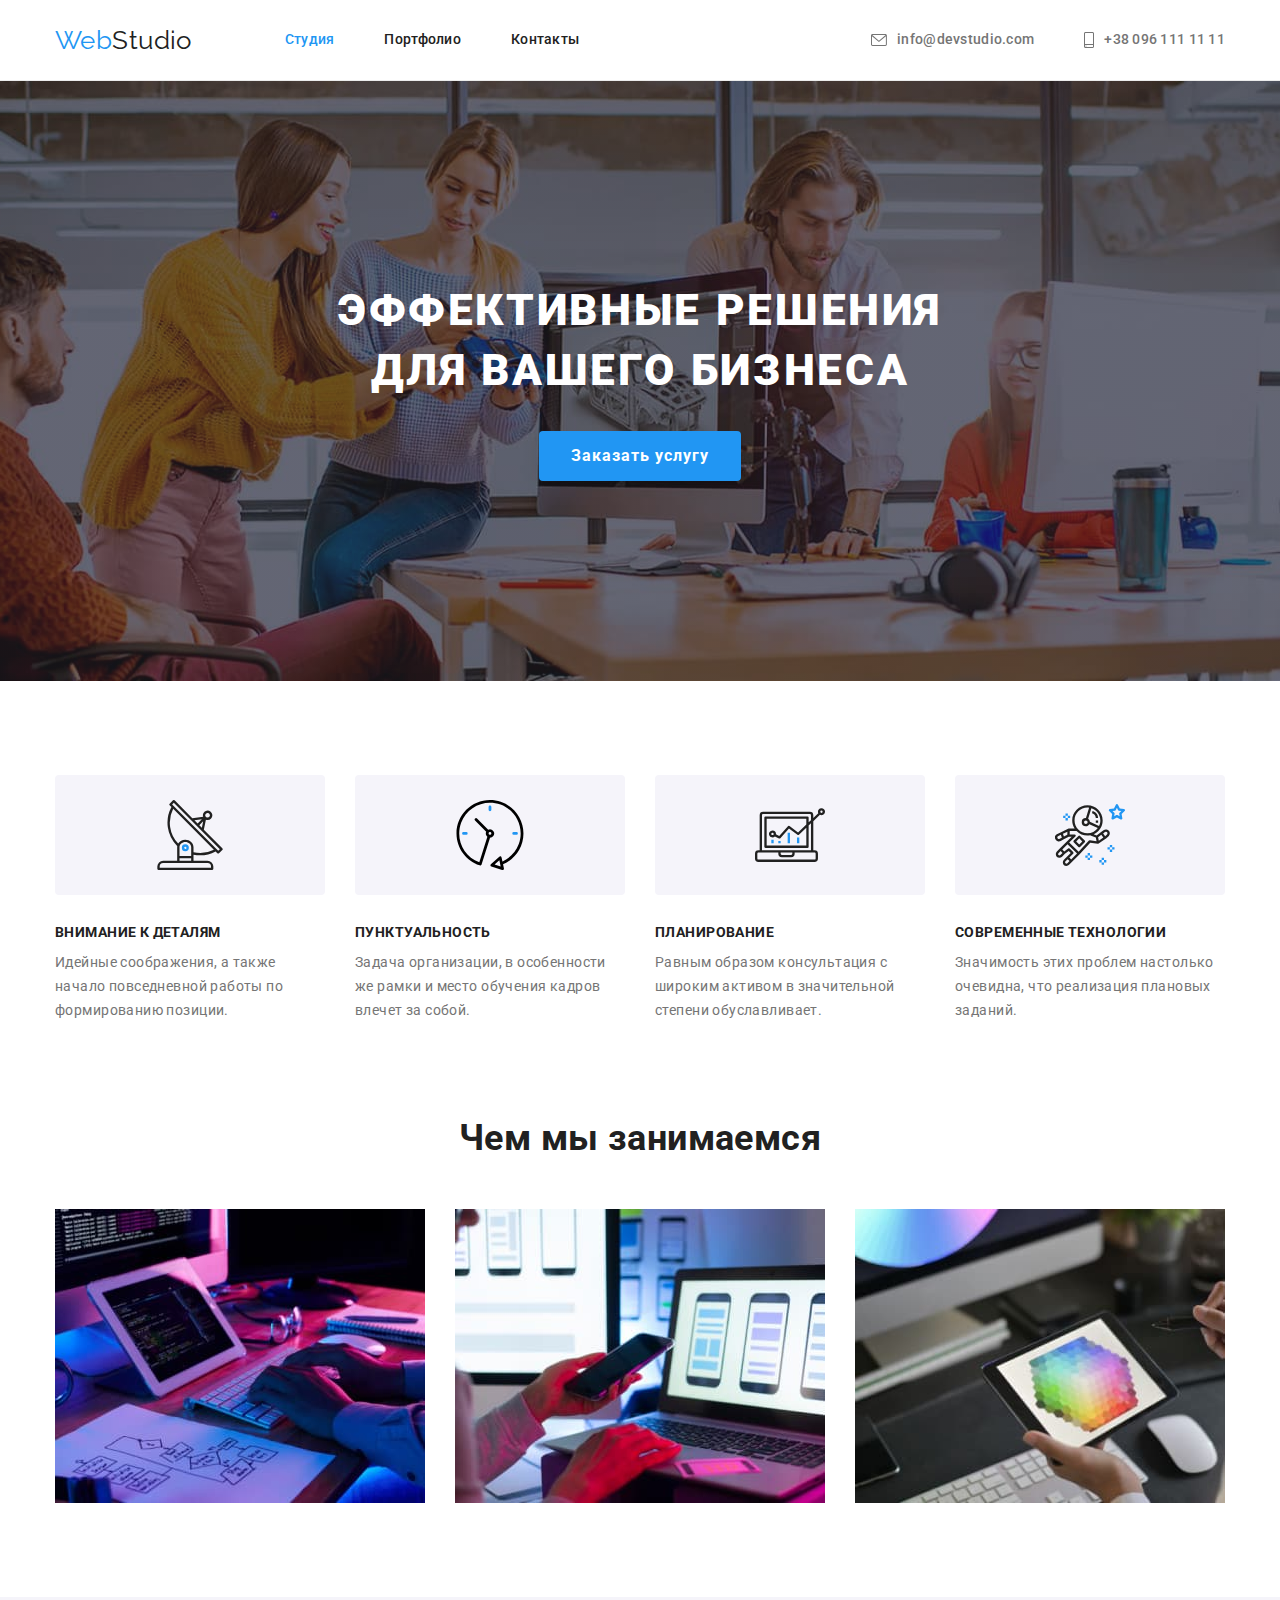
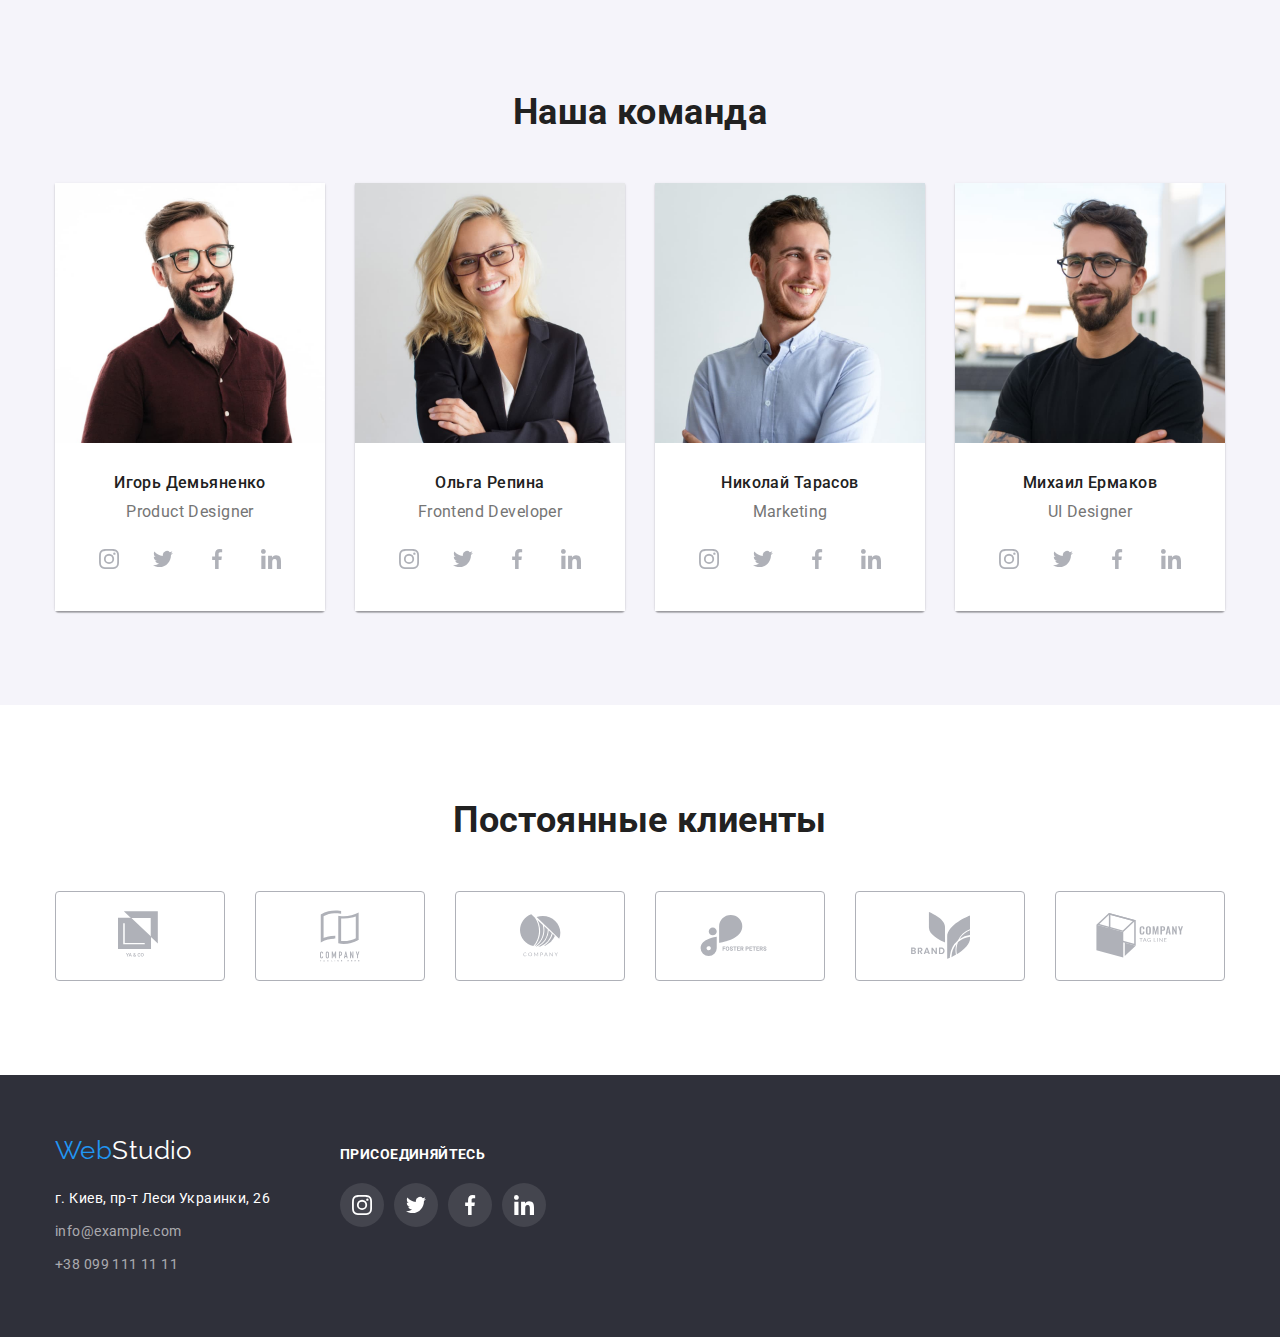
<file: index.html>
<!DOCTYPE html>
<html lang="ru">
  <head>
    <meta charset="UTF-8" />
    <meta name="viewport" content="width=device-width, initial-scale=1.0" />
    <title>WebStudio</title>
    <link rel="stylesheet" href="./css/modern-normalize.css" />
    <link rel="preconnect" href="https://fonts.gstatic.com" />
    <link
      href="https://fonts.googleapis.com/css2?family=Raleway:wght@700&family=Roboto:wght@400;500;700;900&display=swap"
      rel="stylesheet"
    />
    <link rel="stylesheet" href="./css/styles.css" />
  </head>

  <body>
    <header class="header">
      <div class="container page-header">
        <nav class="nav-header">
          <a href="index.html" class="logo-black">
            <span class="logo-blue">Web</span>Studio
          </a>
          <ul class="site-nav list-header">
            <li class="header-item">
              <a href="index.html" class="link-nav current">Студия</a>
            </li>
            <li class="header-item">
              <a href="portfolio.html" class="link-nav">Портфолио</a>
            </li>
            <li class="header-item">
              <a href="#contacts" class="link-nav">Контакты</a>
            </li>
          </ul>
        </nav>
        <ul class="addr-header">
          <li class="addr">
            <a href="mailto:info@devstudio.com" class="header-addr">
              <svg class="icon-addr" width="16px" height="12px">
                <use href="images/icons.svg#icon-envelope"></use>
              </svg>
              info@devstudio.com
            </a>
          </li>
          <li class="addr">
            <a href="tel:+380961111111" class="header-addr">
              <svg class="icon-addr" width="10px" height="16px">
                <use href="images/icons.svg#icon-smartphone"></use>
              </svg>
              +38 096 111 11 11
            </a>
          </li>
        </ul>
      </div>
    </header>
    <main>
      <section class="hero">
        <div class="">
          <h1 class="hero-title">
            Эффективные решения<br />
            для вашего бизнеса
          </h1>
          <button type="button" class="hero-btn">Заказать услугу</button>
        </div>
      </section>
      <section class="advantages">
        <div class="container">
          <h2 class="visually-hidden">Наши преимущества</h2>
          <ul class="list-adv">
            <li class="adv-item">
              <div class="adv-image">
                <svg class="adv-icon" width="70px" height="70px">
                  <use href="images/icons.svg#icon-antenna"></use>
                </svg>
              </div>
              <h3 class="adv-title">Внимание к деталям</h3>
              <p class="adv-content">
                Идейные соображения, а также начало повседневной работы по
                формированию позиции.
              </p>
            </li>
            <li class="adv-item">
              <div class="adv-image">
                <svg class="adv-icon" width="70px" height="70px">
                  <use href="images/icons.svg#icon-clock"></use>
                </svg>
              </div>
              <h3 class="adv-title">Пунктуальность</h3>
              <p class="adv-content">
                Задача организации, в особенности же рамки и место обучения
                кадров влечет за собой.
              </p>
            </li>
            <li class="adv-item">
              <div class="adv-image">
                <svg class="adv-icon" width="70px" height="70px">
                  <use href="images/icons.svg#icon-diagram"></use>
                </svg>
              </div>
              <h3 class="adv-title">Планирование</h3>
              <p class="adv-content">
                Равным образом консультация с широким активом в значительной
                степени обуславливает.
              </p>
            </li>
            <li class="adv-item">
              <div class="adv-image">
                <svg class="adv-icon" width="70px" height="70px">
                  <use href="images/icons.svg#icon-astronaut"></use>
                </svg>
              </div>
              <h3 class="adv-title">Современные технологии</h3>
              <p class="adv-content">
                Значимость этих проблем настолько очевидна, что реализация
                плановых заданий.
              </p>
            </li>
          </ul>
        </div>
      </section>
      <section class="about">
        <div class="container">
          <h2 class="about-title">Чем мы занимаемся</h2>
          <ul class="list-about">
            <li class="about-item">
              <img
                src="images/what_we_do1.jpg"
                alt="Пример работы"
                width="370"
              />
            </li>
            <li class="about-item">
              <img
                src="images/what_we_do2.jpg"
                alt="Пример работы"
                width="370"
              />
            </li>
            <li class="about-item">
              <img
                src="images/what_we_do3.jpg"
                alt="Пример работы"
                width="370"
              />
            </li>
          </ul>
        </div>
      </section>
      <section class="team">
        <div class="container">
          <h2 class="team-title">Наша команда</h2>
          <ul class="list-team">
            <li class="team-item">
              <img src="images/img1.jpg" alt="Игорь Демьяненко" width="270" />
              <div class="team-content">
                <h3 class="team-name">Игорь Демьяненко</h3>
                <p class="team-prof">Product Designer</p>
                <ul class="social">
                  <li>
                    <a href="#" class="link-social">
                      <svg class="social-icon" width="20" height="20">
                        <use href="images/icons.svg#icon-instagram"></use>
                      </svg>
                    </a>
                  </li>
                  <li>
                    <a href="#" class="link-social">
                      <svg class="social-icon" width="20" height="20">
                        <use href="images/icons.svg#icon-twitter"></use>
                      </svg>
                    </a>
                  </li>
                  <li>
                    <a href="#" class="link-social">
                      <svg class="social-icon" width="20" height="20">
                        <use href="images/icons.svg#icon-facebook"></use>
                      </svg>
                    </a>
                  </li>
                  <li>
                    <a href="#" class="link-social">
                      <svg class="social-icon" width="20" height="20">
                        <use href="images/icons.svg#icon-linkedin"></use>
                      </svg>
                    </a>
                  </li>
                </ul>
              </div>
            </li>
            <li class="team-item">
              <img src="images/img2.jpg" alt="Ольга Репина" width="270" />
              <div class="team-content">
                <h3 class="team-name">Ольга Репина</h3>
                <p class="team-prof">Frontend Developer</p>
                <ul class="social">
                  <li>
                    <a href="#" class="link-social">
                      <svg class="social-icon" width="20" height="20">
                        <use href="images/icons.svg#icon-instagram"></use>
                      </svg>
                    </a>
                  </li>
                  <li>
                    <a href="#" class="link-social">
                      <svg class="social-icon" width="20" height="20">
                        <use href="images/icons.svg#icon-twitter"></use>
                      </svg>
                    </a>
                  </li>
                  <li>
                    <a href="#" class="link-social">
                      <svg class="social-icon" width="20" height="20">
                        <use href="images/icons.svg#icon-facebook"></use>
                      </svg>
                    </a>
                  </li>
                  <li>
                    <a href="#" class="link-social">
                      <svg class="social-icon" width="20" height="20">
                        <use href="images/icons.svg#icon-linkedin"></use>
                      </svg>
                    </a>
                  </li>
                </ul>
              </div>
            </li>
            <li class="team-item">
              <img src="images/img3.jpg" alt="Николай Тарасов" width="270" />
              <div class="team-content">
                <h3 class="team-name">Николай Тарасов</h3>
                <p class="team-prof">Marketing</p>
                <ul class="social">
                  <li>
                    <a href="#" class="link-social">
                      <svg class="social-icon" width="20" height="20">
                        <use href="images/icons.svg#icon-instagram"></use>
                      </svg>
                    </a>
                  </li>
                  <li>
                    <a href="#" class="link-social">
                      <svg class="social-icon" width="20" height="20">
                        <use href="images/icons.svg#icon-twitter"></use>
                      </svg>
                    </a>
                  </li>
                  <li>
                    <a href="#" class="link-social">
                      <svg class="social-icon" width="20" height="20">
                        <use href="images/icons.svg#icon-facebook"></use>
                      </svg>
                    </a>
                  </li>
                  <li>
                    <a href="#" class="link-social">
                      <svg class="social-icon" width="20" height="20">
                        <use href="images/icons.svg#icon-linkedin"></use>
                      </svg>
                    </a>
                  </li>
                </ul>
              </div>
            </li>
            <li class="team-item">
              <img src="images/img4.jpg " alt="Михаил Ермаков" width="270" />
              <div class="team-content">
                <h3 class="team-name">Михаил Ермаков</h3>
                <p class="team-prof">UI Designer</p>
                <ul class="social">
                  <li>
                    <a href="#" class="link-social">
                      <svg class="social-icon" width="20" height="20">
                        <use href="images/icons.svg#icon-instagram"></use>
                      </svg>
                    </a>
                  </li>
                  <li>
                    <a href="#" class="link-social">
                      <svg class="social-icon" width="20" height="20">
                        <use href="images/icons.svg#icon-twitter"></use>
                      </svg>
                    </a>
                  </li>
                  <li>
                    <a href="#" class="link-social">
                      <svg class="social-icon" width="20" height="20">
                        <use href="images/icons.svg#icon-facebook"></use>
                      </svg>
                    </a>
                  </li>
                  <li>
                    <a href="#" class="link-social">
                      <svg class="social-icon" width="20" height="20">
                        <use href="images/icons.svg#icon-linkedin"></use>
                      </svg>
                    </a>
                  </li>
                </ul>
              </div>
            </li>
          </ul>
        </div>
      </section>
      <section class="client">
        <div class="container">
          <h2 class="client-title">Постоянные клиенты</h2>
          <ul class="list-client">
            <li class="client-item">
              <a href="#" class="link-client">
                <svg class="client-icon" width="44" height="49">
                  <use href="images/icons.svg#icon-client1"></use>
                </svg>
              </a>
            </li>
            <li class="client-item">
              <a href="#" class="link-client">
                <svg class="client-icon" width="40" height="52">
                  <use href="images/icons.svg#icon-client2"></use>
                </svg>
              </a>
            </li>
            <li class="client-item">
              <a href="#" class="link-client">
                <svg class="client-icon" width="41" height="43">
                  <use href="images/icons.svg#icon-client3"></use>
                </svg>
              </a>
            </li>
            <li class="client-item">
              <a href="#" class="link-client">
                <svg class="client-icon" width="80" height="42">
                  <use href="images/icons.svg#icon-client4"></use>
                </svg>
              </a>
            </li>
            <li class="client-item">
              <a href="#" class="link-client">
                <svg class="client-icon" width="59" height="47">
                  <use href="images/icons.svg#icon-client5"></use>
                </svg>
              </a>
            </li>
            <li class="client-item">
              <a href="#" class="link-client">
                <svg class="client-icon" width="88" height="45">
                  <use href="images/icons.svg#icon-client6"></use>
                </svg>
              </a>
            </li>
          </ul>
        </div>
      </section>
    </main>
    <footer class="footer">
      <div class="container page-footer">
        <div class="footer-contacts">
          <a href="index.html" class="logo-white">
            <span class="logo-blue">Web</span>Studio
          </a>
          <h2 id="contacts" class="visually-hidden">Контакты</h2>
          <address>
            <p class="foot-text">г. Киев, пр-т Леси Украинки, 26</p>
            <ul class="foot-addr">
              <li class="foot-item">
                <a class="foot-link" href="mailto:info@example.com">info@example.com</a>
              </li>
              <li class="foot-item">
                <a class="foot-link" href="tel:+380991111111">+38 099 111 11 11</a>
              </li>
            </ul>
          </address>
        </div>
        <div>
          <h3 class="join-title">Присоединяйтесь</h3>
          <ul class="join-social">
            <li class="list-join">
              <a href="#" class="footer-social">
                <svg class="footer-icon" width="20" height="20">
                  <use href="images/icons.svg#icon-instagram"></use>
                </svg>
              </a>
            </li>
            <li class="list-join">
              <a href="#" class="footer-social">
                <svg class="footer-icon" width="20" height="20">
                  <use href="images/icons.svg#icon-twitter"></use>
                </svg>
              </a>
            </li>
            <li class="list-join">
              <a href="#" class="footer-social">
                <svg class="footer-icon" width="20" height="20">
                  <use href="images/icons.svg#icon-facebook"></use>
                </svg>
              </a>
            </li>
            <li class="list-join">
              <a href="#" class="footer-social">
                <svg class="footer-icon" width="20" height="20">
                  <use href="images/icons.svg#icon-linkedin"></use>
                </svg>
              </a>
            </li>
          </ul>
        </div>
      </div>
    </footer>
  </body>
</html>
</file>
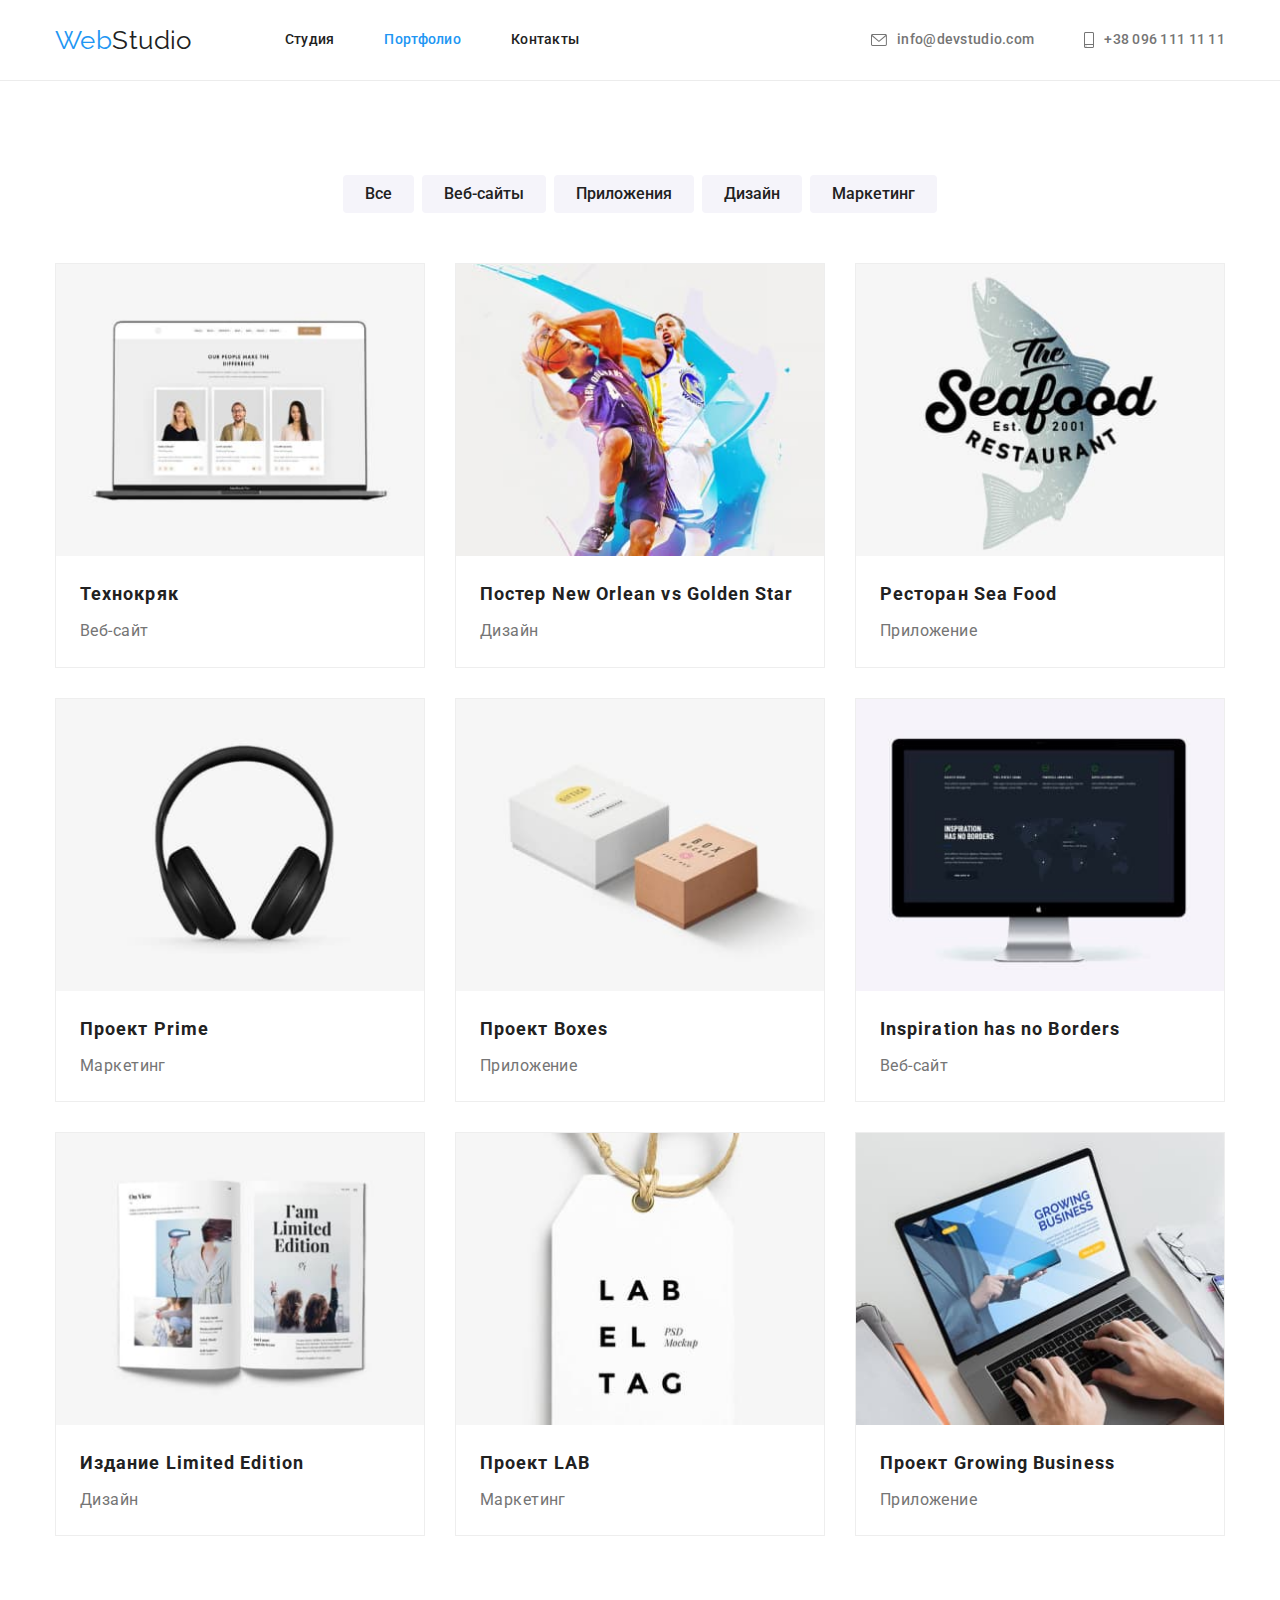
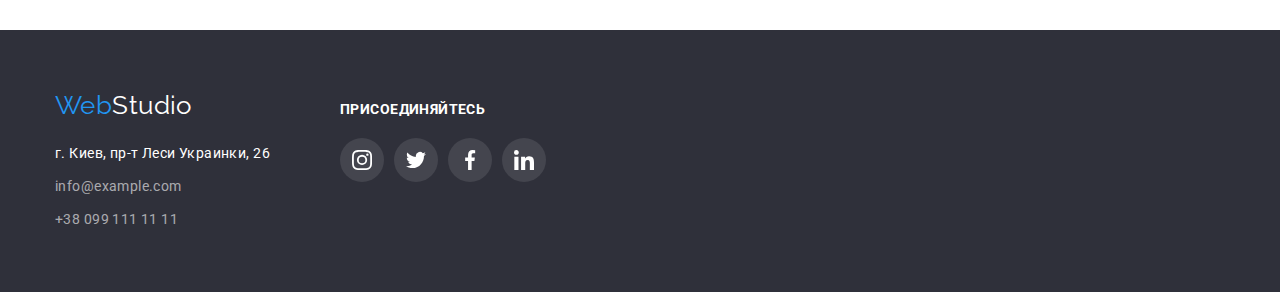
<file: portfolio.html>
<!DOCTYPE html>
<html lang="ru">
  <head>
    <meta charset="UTF-8" />
    <meta name="viewport" content="width=device-width, initial-scale=1.0" />
    <title>Portfolio</title>
    <link rel="stylesheet" href="./css/modern-normalize.css" />
    <link rel="preconnect" href="https://fonts.gstatic.com" />
    <link href="https://fonts.googleapis.com/css2?family=Raleway:wght@700&family=Roboto:wght@400;500;700;900&display=swap"
      rel="stylesheet"/>
    <link rel="stylesheet" href="./css/styles.css" />
  </head>

  <body>
    <header class="header">
      <div class="container page-header">
        <nav class="nav-header">
          <a href="index.html" class="logo-black"><span class="logo-blue">Web</span>Studio</a>
          <ul class="site-nav list-header">
            <li class="header-item">
              <a href="index.html" class="link-nav">Студия</a>
            </li>
            <li class="header-item">
              <a href="portfolio.html" class="link-nav current">Портфолио</a>
            </li>
            <li class="header-item">
              <a href="#contacts" class="link-nav">Контакты</a>
            </li>
          </ul>
        </nav>
        <ul class="addr-header">
          <li class="addr">
            <a href="mailto:info@devstudio.com" class="header-addr">
              <svg class="icon-addr" width="16px" height="12px">
                <use href="images/icons.svg#icon-envelope"></use>
              </svg>
              info@devstudio.com
            </a>
          </li>
          <li class="addr">
            <a href="tel:+380961111111" class="header-addr">
              <svg class="icon-addr" width="10px" height="16px">
                <use href="images/icons.svg#icon-smartphone"></use>
              </svg>
              +38 096 111 11 11
            </a>
          </li>
        </ul>
      </div>
    </header>
    <main>
      <section class="portfolio">
        <div class="container">
          <h1 class="visually-hidden">Наши работы</h1>
          <ul class="list-types">
            <li class="types">
              <button type="button" class="btn-type">Все</button>
            </li>
            <li class="types">
              <button type="button" class="btn-type">Веб-сайты</button>
            </li>
            <li class="types">
              <button type="button" class="btn-type">Приложения</button>
            </li>
            <li class="types">
              <button type="button" class="btn-type">Дизайн</button>
            </li>
            <li class="types">
              <button type="button" class="btn-type">Маркетинг</button>
            </li>
          </ul>
          <ul class="list-examples">
            <li class="examp-item">
              <img src="images/example1.jpg" alt="Веб-сайт Технокряк" width="370"/>
              <div class="item-content">
                <h3 class="item-name">Технокряк</h3>
                <p class="item-desc">Веб-сайт</p>
              </div>
            </li>
            <li class="examp-item">
              <img src="images/example2.jpg" alt="Пример дизайна - постер New Orlean vs Golden Star" width="370"/>
              <div class="item-content">
                <h3 class="item-name">Постер New Orlean vs Golden Star</h3>
                <p class="item-desc">Дизайн</p>
              </div>
            </li>
            <li class="examp-item">
              <img src="images/example3.jpg" alt="Пример приложения - ресторан Sea Food" width="370"/>
              <div class="item-content">
                <h3 class="item-name">Ресторан Sea Food</h3>
                <p class="item-desc">Приложение</p>
              </div>
            </li>
            <li class="examp-item">
              <img src="images/example4.jpg" alt="Пример маркетинга - проект Prime" width="370"/>
              <div class="item-content">
                <h3 class="item-name">Проект Prime</h3>
                <p class="item-desc">Маркетинг</p>
              </div>
            </li>
            <li class="examp-item">
              <img src="images/example5.jpg" alt="Пример приложения - проект Boxes" width="370"/>
              <div class="item-content">
                <h3 class="item-name">Проект Boxes</h3>
                <p class="item-desc">Приложение</p>
              </div>
            </li>
            <li class="examp-item">
              <img src="images/example6.jpg" alt="Веб-сайт Inspiration has no Borders" width="370"/>
              <div class="item-content">
                <h3 class="item-name">Inspiration has no Borders</h3>
                <p class="item-desc">Веб-сайт</p>
              </div>
            </li>
            <li class="examp-item">
              <img src="images/example7.jpg" alt="Пример дизайна - издание Limited Edition" width="370"/>
              <div class="item-content">
                <h3 class="item-name">Издание Limited Edition</h3>
                <p class="item-desc">Дизайн</p>
              </div>
            </li>
            <li class="examp-item">
              <img src="images/example8.jpg" alt="Пример маркетинга - проект LAB" width="370"/>
              <div class="item-content">
                <h3 class="item-name">Проект LAB</h3>
                <p class="item-desc">Маркетинг</p>
              </div>
            </li>
            <li class="examp-item">
              <img src="images/example9.jpg" alt="Пример приложения - проект Growing Business" width="370"/>
              <div class="item-content">
                <h3 class="item-name">Проект Growing Business</h3>
                <p class="item-desc">Приложение</p>
              </div>
            </li>
          </ul>
        </div>
      </section>
    </main>

    <footer class="footer">
      <div class="container page-footer">
        <div class="footer-contacts">
        <a href="index.html" class="logo-white"><span class="logo-blue">Web</span>Studio</a>
        <h2 id="contacts" class="visually-hidden">Контакты</h2>
        <address>
          <p class="foot-text">г. Киев, пр-т Леси Украинки, 26</p>
          <ul class="foot-addr">
            <li class="foot-item">
              <a class="foot-link" href="mailto:info@example.com">info@example.com</a>
            </li>
            <li class="foot-item">
              <a class="foot-link" href="tel:+380991111111">+38 099 111 11 11</a>
            </li>
          </ul>
        </address>
      </div>
      <div>
        <h3 class="join-title">Присоединяйтесь</h3>
        <ul class="join-social">
          <li class="list-join">
            <a href="#" class="footer-social">
              <svg class="footer-icon" width="20" height="20">
                <use href="images/icons.svg#icon-instagram"></use>
              </svg>
            </a>
          </li>
          <li class="list-join">
            <a href="#" class="footer-social">
              <svg class="footer-icon" width="20" height="20">
                <use href="images/icons.svg#icon-twitter"></use>
              </svg>
            </a>
          </li>
          <li class="list-join">
            <a href="#" class="footer-social">
              <svg class="footer-icon" width="20" height="20">
                <use href="images/icons.svg#icon-facebook"></use>
              </svg>
            </a>
          </li>
          <li class="list-join">
            <a href="#" class="footer-social">
              <svg class="footer-icon" width="20" height="20">
                <use href="images/icons.svg#icon-linkedin"></use>
              </svg>
            </a>
          </li>
        </ul>
      </div>
      </div>
    </footer>
  </body>
</html>
</file>
<file: css/styles.css>
:root {
  --black-text: #212121;
  --grey-text: #757575;
  --grey-text-op60: #ffffff99;
  --white-text: #FFFFFF;
  --blue-text: #2196F3;
  --background-main: #FFFFFF;
  --background-dark: #2F303A; 
  --background-light: #F5F4FA;  
  --card-set-gap: 30px;
  --border-grey: #EEEEEE;
  --grey-icon: #AFB1B8;
  --footer-back-icon: rgba(255, 255, 255, 0.1);

}

body {
  font-family: 'Roboto', sans-serif; 
  background-color: var(--background-main);
  color: var( --black-text);
  font-size: 14px;
  line-height: 1.71;
  letter-spacing: 0.03em;
}

h1,
h2,
h3,
h4,
h5,
h6,
p {
  margin: 0;
}

img {
  display: block;
  max-width: 100%;
  height: auto;
}

.visually-hidden {
  position: absolute;
  width: 1px;
  height: 1px;
  margin: -1px;
  border: 0;
  padding: 0;

  white-space: nowrap;
  clip-path: inset(100%);
  clip: rect(0 0 0 0);
  overflow: hidden;
}

.logo-black, .logo-white {
  color: var(--black-text);
  font-family: 'Raleway', sans-serif;
  font-size: 26px;
  line-height: 1.19;
}

.logo-white, .foot-text, .join-title {
  color: var(--white-text);
}

.site-nav .link-nav {
  display: flex;
  align-items: center;
  padding-top: 32px;
  padding-bottom: 32px;

  color: var(--black-text);
  font-weight: 500;
  line-height: 1.14;
  letter-spacing: 0.02em;
}

.header-addr {
  display: flex;
  align-items: center;
  color: var(--grey-text);
  font-weight: 500;
  line-height: 1.14;
  letter-spacing: 0.02em;
  text-decoration: none;

  padding-top: 32px;
  padding-bottom: 32px;
}

.header-icon {
  display: flex;
}

.hero-title {
  color: var(--white-text);
  font-weight: 900;
  font-size: 44px;
  line-height: 1.36;
  text-align: center;
  letter-spacing: 0.06em;
  text-transform: uppercase;

  margin-bottom: 30px;
}

.adv-title {
  font-weight: 700;
  font-size: 14px;
  line-height: 1.14;
  text-transform: uppercase;

  margin-bottom: 10px;
}

.about-title, .team-title, .client-title {
  font-weight: 700;
  font-size: 36px;
  line-height: 1.17;
  text-align: center;

  margin-bottom: 50px;
}

.team-content {
  background-color: var(--background-main);
  padding-top: 30px;
  padding-bottom: 30px;
  padding-left: 32px;
  padding-right: 32px;
}

.team-name {
  font-weight: 500;
  font-size: 16px;
  line-height: 1.19;
  text-align: center;
  
  margin-bottom: 10px;
}

.team-prof {
  color: var(--grey-text);
  font-size: 16px;
  line-height: 1.19;
  text-align: center;

  margin-bottom: 16px;
}

.logo-blue, 
.site-nav .link-nav.current,
.site-nav .link-nav:hover, 
.site-nav .link-nav:focus, 
.header-addr:hover, 
.header-addr:focus {
  color: var(--blue-text);
}

.adv-content {
  color: var(--grey-text);
}

/* Общий контейнер*/
.container {
  max-width: 1200px;
  padding-left: 15px;
  padding-right: 15px;
  margin-left: auto;
  margin-right: auto;
}

/*Шапка */
.header {
  border-bottom: 1px solid #ECECEC;
}

/* Hero */
.hero {
  max-width: 1600px;
  padding-top: 200px;
  padding-bottom: 200px;
  background-color: var(--background-dark);
  background-image: linear-gradient(to right, rgba(47, 48, 58, 0.4), rgba(47, 48, 58, 0.4)), url(../images/img-hero.jpg);
  background-repeat: no-repeat;
  background-size: cover;
  background-position: center;
}

.hero-btn {
  display: block;
  border: none;
  cursor: pointer;
  margin: 0 auto;
  padding: 10px 32px;
  min-width: 200px;

  background-color: var(--blue-text);
  color: var(--white-text);
  font-weight: 700;
  font-size: 16px;
  line-height: 1.88;
  text-align: center;
  letter-spacing: 0.06em;

  box-shadow: 0px 4px 4px rgba(0, 0, 0, 0.15);
  border-radius: 4px;
}

/* Преимущества */
.advantages {
  padding-top: 94px;
  padding-bottom: 0;
}

/* Чем мы занимаемся и Постоянные клиенты*/
.about, .client {
  padding-top: 94px;
  padding-bottom: 94px;
}

/* Наша команда */
.team {
  padding-top: 94px;
  padding-bottom: 94px;
  background-color: var(--background-light);
}

/* Контакты */
.footer {
  padding-top: 60px;
  padding-bottom: 60px;
  background-color: var(--background-dark);
}

.foot-link {
  color: var(--grey-text-op60);
}

.foot-text {
  margin-top: 20px;
}

.foot-item {
  margin-top: 9px;
}

/* шапка с навигацией*/
.page-header {
  display: flex;
}

.nav-header {
  display: flex;
  align-items: center;
}

.list-header {
  display: flex;
  align-items: center;
  margin-left: 93px;
}

.list-header .header-item:not(:last-child) {
  margin-right: 50px;
}

.addr-header .addr:last-child {
  margin-left: 50px;
}

.addr-header {
  display: flex;
  margin-left: auto;
}

.addr-header .addr + .addr {
  margin-left: 50px;
}

/* Список преимуществ */
.list-adv {
  display: flex;
  flex-wrap: wrap;
  margin-left: calc(-1 * var(--card-set-gap));
  margin-top: calc(-1 * var(--card-set-gap));
}

.list-adv > .adv-item {
  flex-basis: calc(100% / 4 - var(--card-set-gap));
  margin-left: var(--card-set-gap);
  margin-top: var(--card-set-gap);
}

/* Список Чем мы занимаемся */
.list-about {
  display: flex;
  flex-wrap: wrap;
  margin-left: calc(-1 * var(--card-set-gap));
  margin-top: calc(-1 * var(--card-set-gap));
}

.list-about > .about-item {
  flex-basis: calc(100% / 3 - var(--card-set-gap));
  margin-left: var(--card-set-gap);
  margin-top: var(--card-set-gap);
}

/* Список сотрудников */
.list-team {
  display: flex;
  flex-wrap: wrap;
  margin-left: calc(-1 * var(--card-set-gap));
  margin-top: calc(-1 * var(--card-set-gap));
}

.list-team > .team-item {
  flex-basis: calc(100% / 4 - var(--card-set-gap));
  margin-left: var(--card-set-gap);
  margin-top: var(--card-set-gap);
}

.team-item {
  box-shadow: 0px 1px 3px rgba(0, 0, 0, 0.12), 0px 1px 1px rgba(0, 0, 0, 0.14), 0px 2px 1px rgba(0, 0, 0, 0.2);
  border-radius: 0px 0px 4px 4px;
}

/* Постоянные клиенты*/
.list-client {
  display: flex;
  flex-wrap: wrap;
  margin-left: calc(-1 * var(--card-set-gap));
  margin-top: calc(-1 * var(--card-set-gap));
}

.list-client > .client-item {
  flex-basis: calc(100% / 6 - var(--card-set-gap));
  margin-left: var(--card-set-gap);
  margin-top: var(--card-set-gap);
}

/* Контакты*/
.page-footer {
  display: flex;
  align-items: baseline;
}

.footer-contacts {
  margin-right: 70px;
}

/* portfolio */
.portfolio {
  padding-top: 94px;
  padding-bottom: 94px;
}

.list-types {
  display: flex;
  justify-content: center;
  margin-bottom: 50px;
}

.list-types .types:not(:first-child) {
  margin-left: 8px;
}

.btn-type {
  display: block;
  border: none;
  cursor: pointer;
  border-radius: 4px;
  padding: 6px 22px;

  background-color: var(--background-light);
  color: var(--black-text);
  font-weight: 500;
  font-size: 16px;
  line-height: 1.63;
  text-align: center;
}

.btn-type:hover, 
.btn-type:focus {
  background-color: var(--blue-text);
  color: var(--white-text);
  box-shadow: 0px 3px 1px rgba(0, 0, 0, 0.1), 0px 1px 2px rgba(0, 0, 0, 0.08), 0px 2px 2px rgba(0, 0, 0, 0.12);
}

.list-examples {
  display: flex;
  flex-wrap: wrap;
  margin-left: calc(-1 * var(--card-set-gap));
  margin-top: calc(-1 * var(--card-set-gap));
}

.list-examples > .examp-item {
  flex-basis: calc(100% / 3 - var(--card-set-gap));
  margin-left: var(--card-set-gap);
  margin-top: var(--card-set-gap);
  border: 1px solid var(--border-grey);
}

.examp-item:hover {
  box-shadow: 0px 1px 1px rgba(0, 0, 0, 0.12), 0px 4px 4px rgba(0, 0, 0, 0.06), 1px 4px 6px rgba(0, 0, 0, 0.16);
}

.item-content {
  padding: 20px 24px;
}

.item-name {
  font-weight: 700;
  font-size: 18px;
  line-height: 2;
  letter-spacing: 0.06em;

  margin-bottom: 4px;
}

.item-desc {
  color: var(--grey-text);
  font-size: 16px;
  line-height: 1.88;
}

/* Иконки */
.icon-addr {
  fill: var(--grey-text);
  margin-right: 10px;
}

.header-addr:hover .icon-addr,
.header-addr:focus .icon-addr {
  fill: var(--blue-text);
}

.adv-image {
  display: flex;
  height: 120px;
  width: 270px;
  border-radius: 4px;
  background-color: var(--background-light);
  margin-bottom: 30px;
}

.adv-icon {
  margin: 25px 100px;
}

.social {
  display: flex;
  justify-content: space-between;
  align-items: center;
}

.link-social, .footer-social {
  display: flex;
  width: 44px;
  height: 44px;
  justify-content: center;
  align-items: center;
  border-radius: 50%;
}

.link-social:hover,
.link-social:focus {
  background-color: var(--blue-text);
}

.join-title {
  font-weight: 700;
  font-size: 14px;
  line-height: 1.14;
  text-transform: uppercase;
  text-align: left;
 
  margin-bottom: 20px;
}

.list-join:not(last-child) {
  margin-right: 10px;
}

.join-social {
  display: flex;
  justify-content: space-between;
  align-items: center;
}

.footer-social {
  background: var(--footer-back-icon);
}

.footer-social:hover,
.footer-social:focus {
  background-color: var(--blue-text);
}

.footer-icon {
  fill: var(--white-text);
}

.social-icon,
.client-icon {
  fill: var(--grey-icon);
}

.link-social:hover .social-icon,
.link-social:focus .social-icon {
  fill: var(--white-text);
}
 
.link-client:hover .client-icon,
.link-client:focus .client-icon {
  fill: var(--blue-text);
}

.link-client:hover,
.link-client:focus {
  border: 1px solid var(--blue-text);
}

.link-client {
  display: flex;
  justify-content: center;
  align-items: center;
  width: 170px;
  height: 90px;
  border: 1px solid var(--grey-icon);
  border-radius: 4px;
}
</file>
